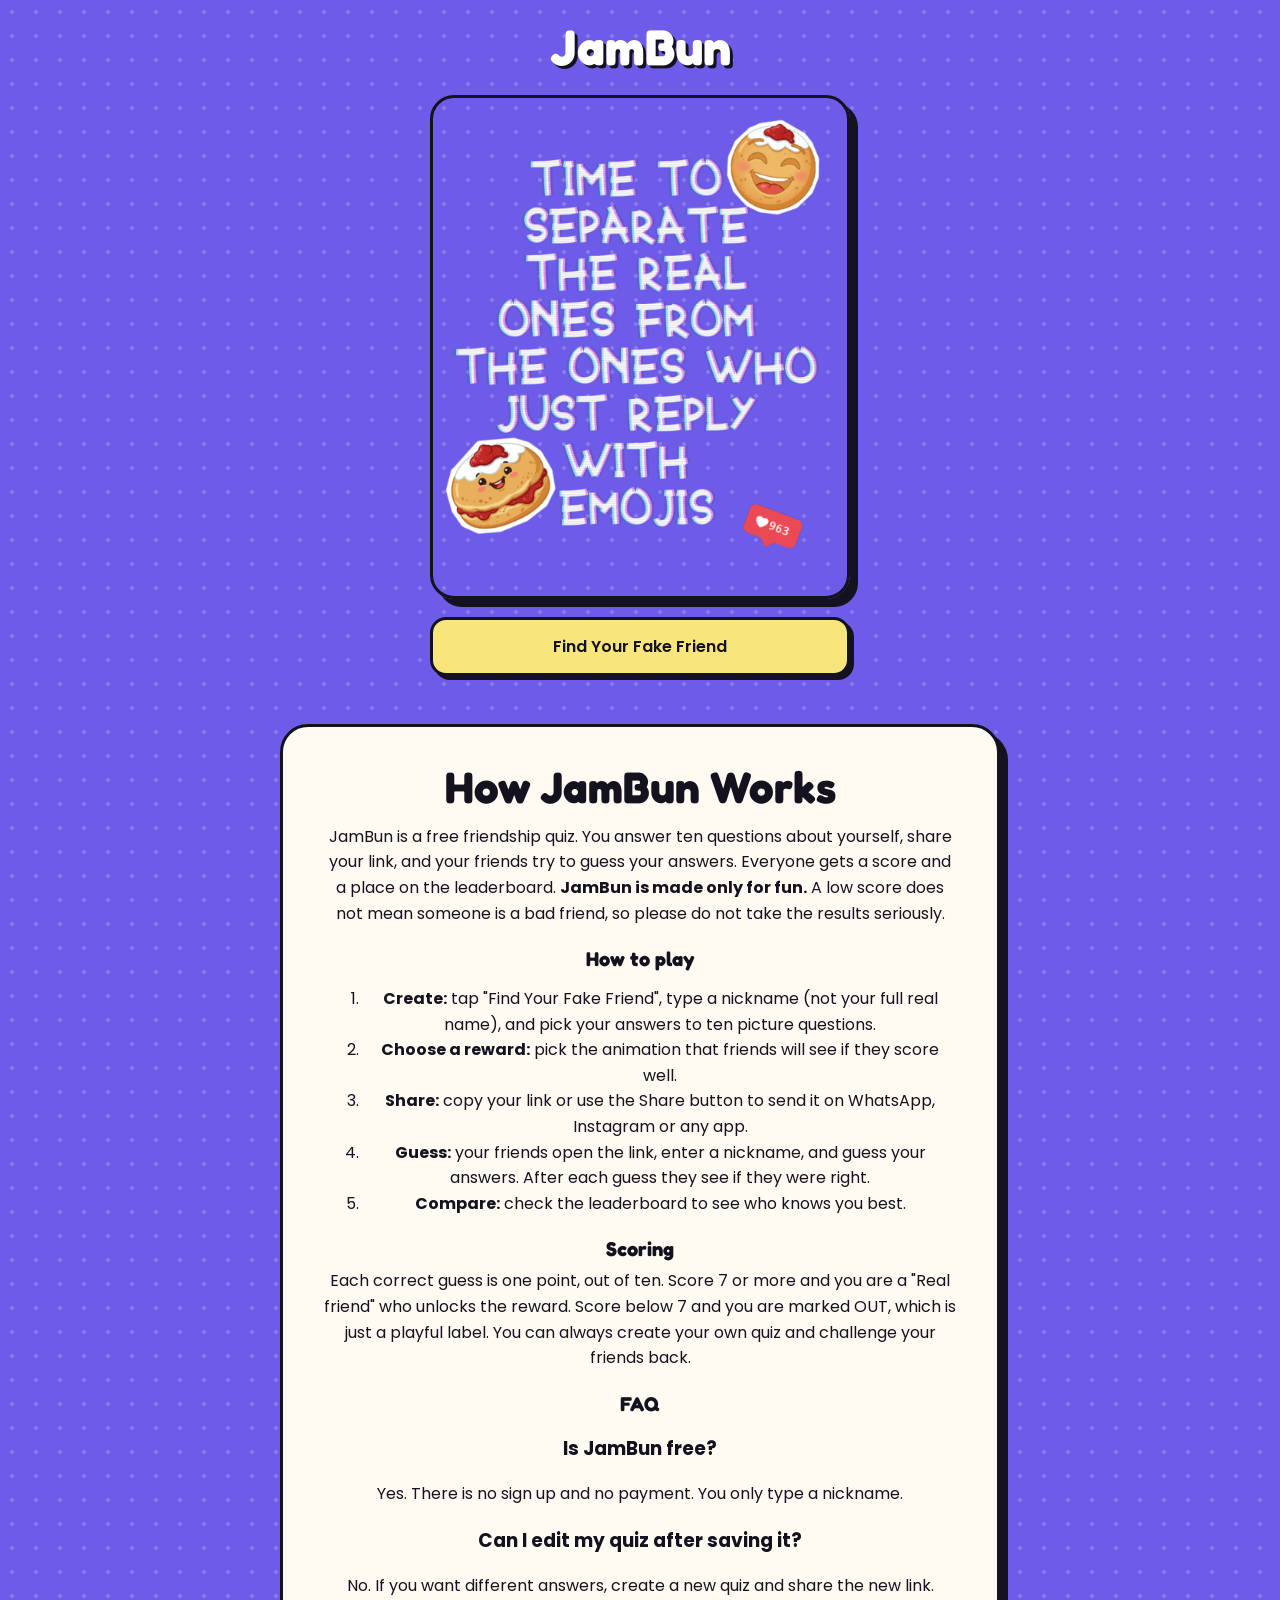
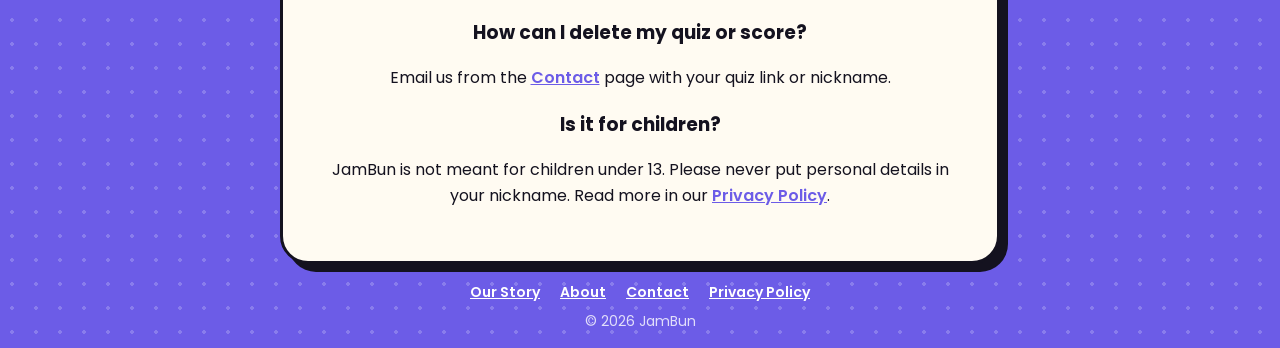
<file: index.html>
<!DOCTYPE html>
<html lang="en">
<head>
    <!-- Google tag (gtag.js) -->
<script async src="https://www.googletagmanager.com/gtag/js?id=G-8VXKHG5E3J"></script>
<script>
  window.dataLayer = window.dataLayer || [];
  function gtag(){dataLayer.push(arguments);}
  gtag('js', new Date());

  gtag('config', 'G-8VXKHG5E3J');
</script>

    <meta charset="UTF-8">
    <meta name="viewport" content="width=device-width, initial-scale=1">
    <meta name="theme-color" content="#6C5CE7">
    <meta name="description" content="JamBun is a free friendship quiz. Answer 10 questions about yourself, share your link, and see which friends really know you.">
    <title>JamBun - Free Friendship Quiz</title>
    <link rel="preconnect" href="https://fonts.googleapis.com">
    <link rel="icon" type="image/png" href="/Image_res/Icon.png">
    <link href="https://fonts.googleapis.com/css2?family=Fredoka:wght@600;700&family=Poppins:wght@400;600&display=swap" rel="stylesheet">
    <link rel="stylesheet" href="style.css">
</head>
<body class="bg">
    <span class="brandhome">JamBun</span>
    <img src="Image_res/Text.png" class="homes" alt="Time to separate the real ones from the ones who just reply with emojis">
    <a class="btn position" href="home.html">Find Your Fake Friend</a>
    <script async="async" data-cfasync="false" src="https://bicea.org/21/e13128eeb253e0b3d672a5b6ac825465"></script>
<div id="container-e13128eeb253e0b3d672a5b6ac825465"></div>

    <article class="card page info">
  <h1>How JamBun Works</h1>
  <p>JamBun is a free friendship quiz. You answer ten questions about yourself, share your link, and your friends try to guess your answers. Everyone gets a score and a place on the leaderboard. <b>JamBun is made only for fun.</b> A low score does not mean someone is a bad friend, so please do not take the results seriously.</p>

  <h2>How to play</h2>
  <ol>
    <li><b>Create:</b> tap "Find Your Fake Friend", type a nickname (not your full real name), and pick your answers to ten picture questions.</li>
    <li><b>Choose a reward:</b> pick the animation that friends will see if they score well.</li>
    <li><b>Share:</b> copy your link or use the Share button to send it on WhatsApp, Instagram or any app.</li>
    <li><b>Guess:</b> your friends open the link, enter a nickname, and guess your answers. After each guess they see if they were right.</li>
    <li><b>Compare:</b> check the leaderboard to see who knows you best.</li>
  </ol>

  <h2>Scoring</h2>
  <p>Each correct guess is one point, out of ten. Score 7 or more and you are a "Real friend" who unlocks the reward. Score below 7 and you are marked OUT, which is just a playful label. You can always create your own quiz and challenge your friends back.</p>

  <h2>FAQ</h2>

  <h3>Is JamBun free?</h3>
  <p>Yes. There is no sign up and no payment. You only type a nickname.</p>

  <h3>Can I edit my quiz after saving it?</h3>
  <p>No. If you want different answers, create a new quiz and share the new link.</p>

  <h3>How can I delete my quiz or score?</h3>
  <p>Email us from the <a href="contact.html">Contact</a> page with your quiz link or nickname.</p>

  <h3>Is it for children?</h3>
  <p>JamBun is not meant for children under 13. Please never put personal details in your nickname. Read more in our <a href="privacy.html">Privacy Policy</a>.</p>
</article>

    <footer class="site-footer">
      <nav><a href="story.html">Our Story</a><a href="about.html">About</a><a href="contact.html">Contact</a><a href="privacy.html">Privacy Policy</a></nav>
      <p>© 2026 JamBun</p>
    </footer>
</body>
</html>
</file>
<file: style.css>
/* ===== COLOURS — inga maathina full site maarum ===== */
:root {
  --purple: #6C5CE7;   /* page background */
  --yellow: #f8e67c;   /* main buttons */
  --pink:   #fa5e5e;   /* selected option / fake friend */
  --green:  #2ED47A;   /* good score */
  --ink:    #14121F;   /* text + borders */
  --paper:  #FFFBF2;   /* card background */
}
* { box-sizing: border-box; }

body {
  margin: 0; min-height: 100dvh; display: grid; place-items: center; padding: 16px;
  font-family: "Poppins", system-ui, sans-serif; color: var(--ink);
  background: var(--purple);
  background-image: radial-gradient(rgba(255,255,255,.2) 2px, transparent 2px);
  background-size: 24px 24px;
}

/* Main card: thick border + hard shadow = trendy sticker look */
.card {
  width: 100%; max-width: 720px; padding: 22px 16px;
  background: var(--paper); border: 3px solid var(--ink); border-radius: 28px;
  box-shadow: 8px 8px 0 var(--ink);
}
h1, h2 { font-family: "Fredoka", sans-serif; line-height: 1.1; margin: 0 0 12px; }
h1 { font-size: 36px; }
h2 { font-size: 28px; }
p  { line-height: 1.5; margin: 0 0 16px; }
.small { font-size: 13px; font-weight: 600; opacity: .6; margin: 0 0 4px; }

/* Inputs & buttons */
input {
  width: 100%; padding: 14px; font: inherit; font-size: 16px; margin-bottom: 14px;
  background: #fff; border: 3px solid var(--ink); border-radius: 16px;
}
.btn {
  width: 100%; padding: 14px; margin-bottom: 12px; font: 600 16px "Poppins", sans-serif; color: var(--ink);
  background: var(--yellow); border: 3px solid var(--ink); border-radius: 16px;
  box-shadow: 4px 4px 0 var(--ink); cursor: pointer; transition: transform .1s, box-shadow .1s;
}
.btn:active { transform: translate(4px, 4px); box-shadow: 0 0 0 var(--ink); }
.btn.light { background: #fff; }
:focus-visible { outline: 3px dashed var(--pink); outline-offset: 3px; }

/* Progress bar (10 small blocks) */
.progress { display: flex; gap: 4px; margin-bottom: 18px; }
.progress span { flex: 1; height: 10px; border: 2px solid var(--ink); border-radius: 6px; background: #fff; }
.progress span.done { background: var(--purple); }

/* ===== 2 OPTION CARDS (image/gif + text) ===== */
.options { display: grid; grid-template-columns: 1fr 1fr; gap: 14px; margin-top: 8px; }
.option {
  padding: 0; overflow: hidden; cursor: pointer; text-align: center;
  background: #fff; border: 3px solid var(--ink); border-radius: 20px;
  box-shadow: 4px 4px 0 var(--ink); transition: transform .12s, box-shadow .12s;
}
.option:hover { transform: translateY(-3px); }
.option img { display: block; width: 100%; aspect-ratio: 1; object-fit: cover; border-bottom: 3px solid var(--ink); background: #ddd; }
.option .label { display: block; padding: 12px 6px; font: 700 16px "Fredoka", sans-serif; }
.option:disabled { cursor: default; transform: none; }
.option.picked { background: var(--pink); transform: translate(4px, 4px) rotate(-2deg); box-shadow: 0 0 0 var(--ink); }

/* Scores */
.big-score { font: 700 72px "Fredoka", sans-serif; margin: 0; }
.verdict { display: inline-block; padding: 6px 14px; margin-bottom: 18px; font-weight: 600;
           border: 3px solid var(--ink); border-radius: 999px; }
.verdict.good { background: var(--green); } .verdict.bad { background: var(--pink); }
.row { display: flex; justify-content: space-between; align-items: center; padding: 12px 0; border-bottom: 2px dashed #ccc; font-weight: 600; }
.row b { padding: 2px 10px; border: 2px solid var(--ink); border-radius: 999px; }
.row b.good { background: var(--green); } .row b.bad { background: var(--pink); }

@media (prefers-reduced-motion: reduce) { * { transition: none !important; } }

/* ===== Right / wrong feedback (friend mode) ===== */
.option { position: relative; font: inherit; color: inherit; }
.option.right { background: var(--green); }
.option.wrong { background: var(--pink); transform: rotate(-2deg); }
.option .tag { display: block; margin: -4px 8px 10px; padding: 3px 6px; font: 600 12px "Poppins", sans-serif;
               background: var(--ink); color: #fff; border-radius: 999px; }
.feedback { margin-top: 18px; padding: 14px; border: 3px solid var(--ink); border-radius: 18px; }
.feedback p { margin: 0 0 12px; font-weight: 600; }
.feedback .btn { margin: 0; }
.feedback.good { background: #c8f7dc; } .feedback.bad { background: #ffd6e6; }

/* ===== Leaderboard + layout bits ===== */
.section { margin-top: 26px; font-size: 24px; }
.row i { display: inline-block; width: 28px; font-style: normal; opacity: .5; }
.btn-row { display: grid; grid-template-columns: repeat(auto-fit, minmax(140px, 1fr)); gap: 12px; }

/* ===== Responsive: mobile = 2x2 options, desktop = 4 in a row ===== */
@media (min-width: 700px) {
  .card { padding: 36px 40px; }
  h1 { font-size: 44px; }
  .options { grid-template-columns: repeat(4, 1fr); }
  .option .label { font-size: 17px; }
}
@media (max-width: 360px) { h1 { font-size: 30px; } .option .label { font-size: 14px; } }


.reward { display: block; width: 100%; max-width: 320px; margin: 0 auto 16px;
          border: 3px solid var(--ink); border-radius: 20px; box-shadow: 4px 4px 0 var(--ink); }


.msg-box { margin: 0 0 16px; padding: 14px 16px; background: var(--yellow);
           border: 3px solid var(--ink); border-radius: 16px; box-shadow: 4px 4px 0 var(--ink);
           font-weight: 600; line-height: 1.5; }


.btn.wa { background: #25D366; }
.btn.share { background: var(--pink); }

/* ===== Header / footer / info pages (style.css kadaisi la paste pannu) ===== */
.shell { width: 100%; max-width: 720px; display: flex; flex-direction: column; align-items: center; gap: 18px; padding: 8px 0; }
.shell main { width: 100%; }
.brand-link { display: flex; align-items: center; gap: 10px; text-decoration: none; color: #fff; }
.logo { height: 44px; width: auto; border-radius: 10px; }
.brand { font: 700 26px "Fredoka", sans-serif; text-shadow: 3px 3px 0 var(--ink); }
.site-footer { text-align: center; color: #fff; font-size: 14px; }
.site-footer a { color: #fff; font-weight: 600; margin: 0 10px; }
.site-footer p { margin: 8px 0 0; opacity: .8; }
.page h2 { font-size: 20px; margin: 22px 0 8px; }
.page p, .page li { line-height: 1.6; }
.page ul { padding-left: 20px; margin: 0 0 16px; }
.page a { color: var(--purple); font-weight: 600; }
.back { display: inline-block; margin-bottom: 14px; font-weight: 600; color: var(--purple); text-decoration: none; }
.updated { font-size: 13px; opacity: .6; }
/* ===== Landing page (index.html) ===== */
body.bg { display: flex; flex-direction: column; align-items: center; justify-content: center; gap: 18px; text-align: center; }
.brandhome { font: 700 50px "Fredoka", sans-serif; color: #fff; text-shadow: 3px 3px 0 var(--ink); }
.homes { width: 100%; max-width: 420px; height: auto; border: 3px solid var(--ink); border-radius: 24px; box-shadow: 8px 8px 0 var(--ink); }
a.btn { display: block; text-align: center; text-decoration: none; }
.btn.position { max-width: 420px; }
</file>
